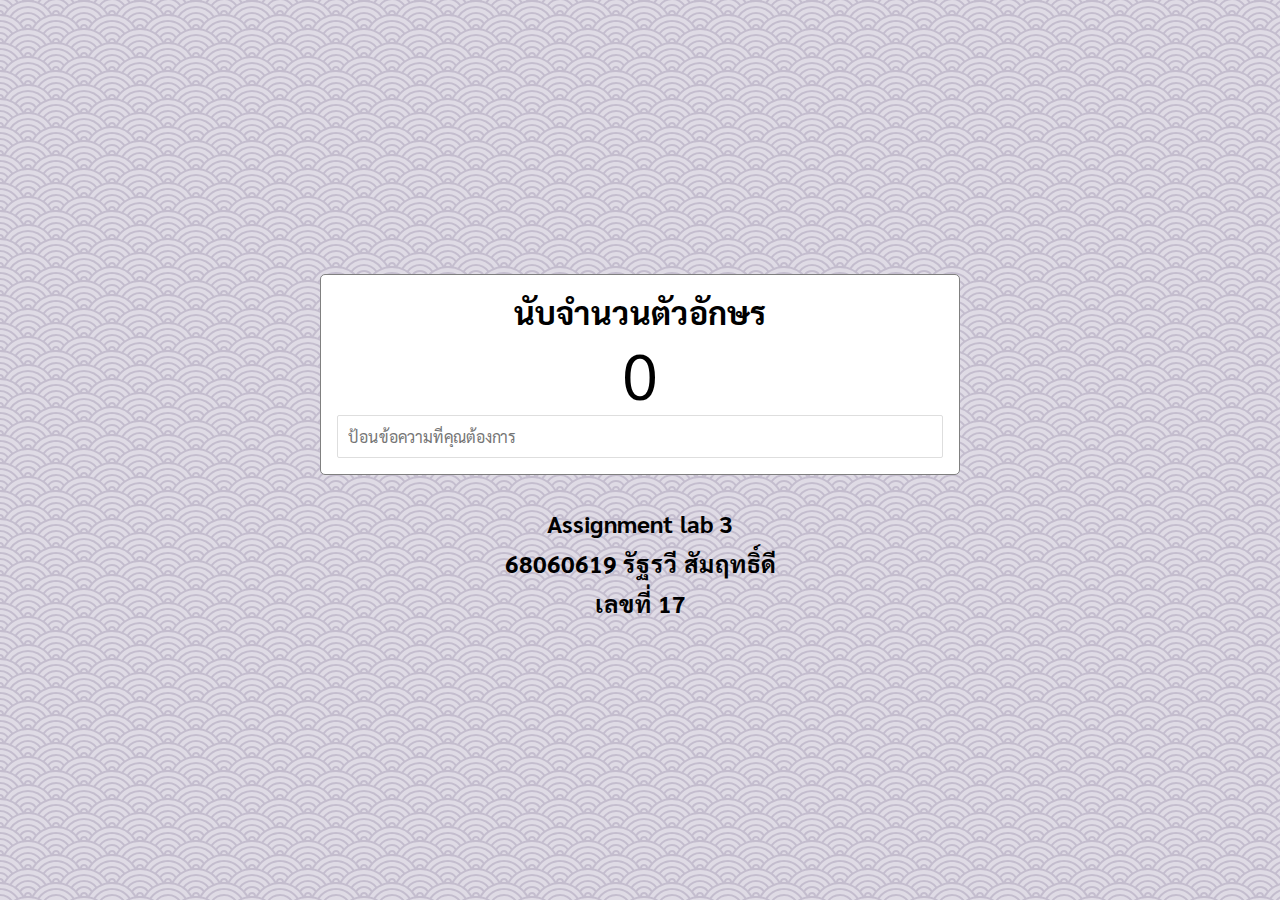
<file: Lab3/L3_68060619.html>
<!DOCTYPE html>
<html lang="en">
<head>
    <meta charset="UTF-8">
    <meta name="viewport" content="width=device-width, initial-scale=1.0">
    <link rel="stylesheet" href="L3_style.css">
    <style>
        @import url('https://fonts.googleapis.com/css2?family=Sarabun:ital,wght@0,100;0,200;0,300;0,400;0,500;0,600;0,700;0,800;1,100;1,200;1,300;1,400;1,500;1,600;1,700;1,800&display=swap');
    </style>
    <title>Input Character Count</title>
</head>
<body>
    <div class="container">
        <h1>นับจำนวนตัวอักษร</h1>
        <span class="count">0</span>
        <input type="text" placeholder="ป้อนข้อความที่คุณต้องการ">
    </div> 
    <div class="assignment">
        <h2>Assignment lab 3</h2>
        <h2>68060619 รัฐรวี สัมฤทธิ์ดี</h2>
        <h2>เลขที่ 17</h2>
    </div>
<script src="L3_app.js"></script>
</body>
</html>
</file>
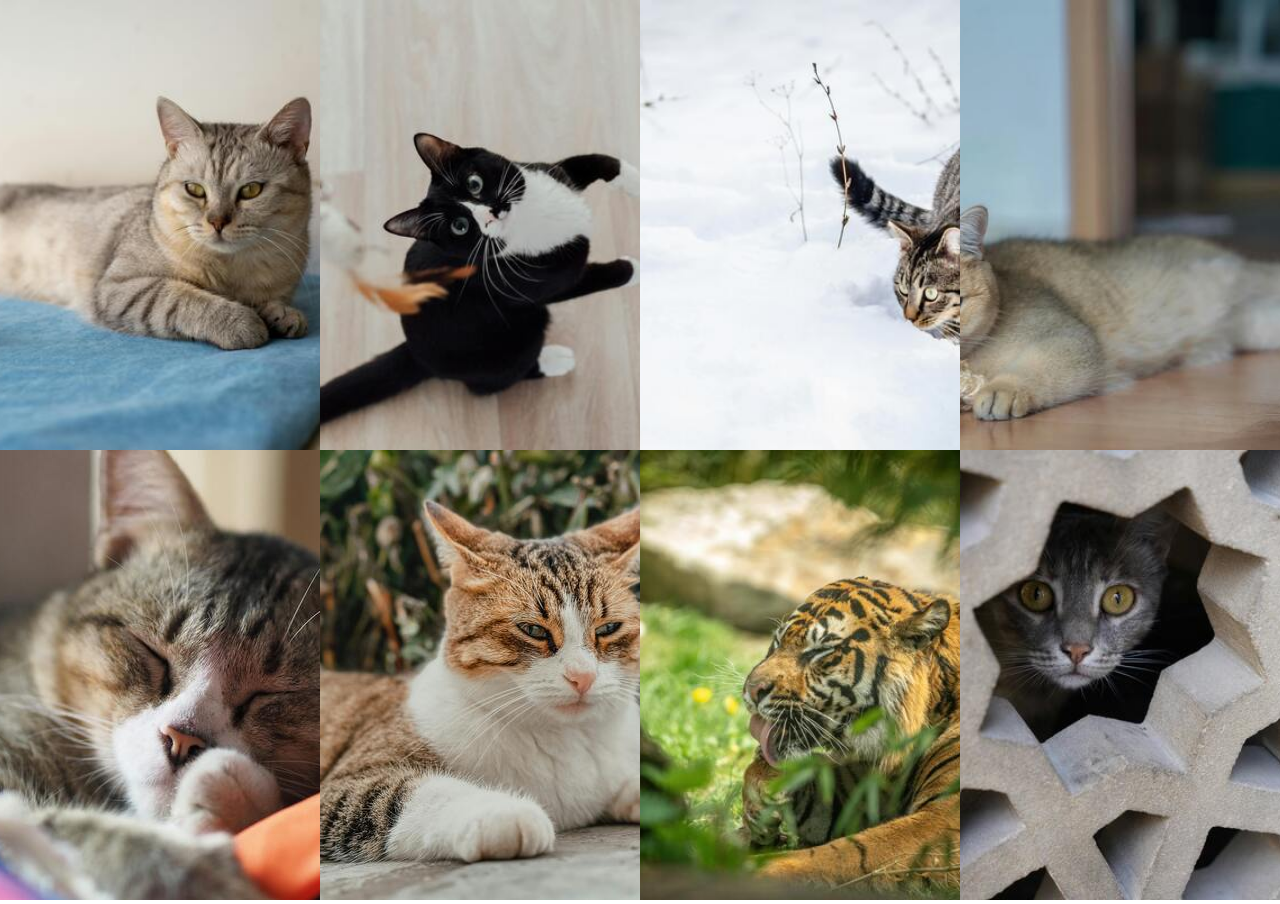
<file: Lab4/L4_68060619.html>
<!DOCTYPE html>
<html lang="en">
<head>
    <meta charset="UTF-8">
    <meta name="viewport" content="width=device-width, initial-scale=1.0">
    <link rel="stylesheet" href="style.css">
    <title>Image Caroysel Popup</title>
</head>
<body>
    <section class="gallery">
        <div class="img-container">
            <img src="cat-images/small/s_1.jpg" alt="1">
        </div>
        <div class="img-container">
            <img src="cat-images/small/s_2.jpg" alt="2">
        </div>
        <div class="img-container">
            <img src="cat-images/small/s_3.jpg" alt="3">
        </div>
        <div class="img-container">
            <img src="cat-images/small/s_4.jpg" alt="4">
        </div>
        <div class="img-container">
            <img src="cat-images/small/s_5.jpg" alt="5">
        </div>
        <div class="img-container">
            <img src="cat-images/small/s_6.jpg" alt="6">
        </div>
        <div class="img-container">
            <img src="cat-images/small/s_7.jpg" alt="7">
        </div>
        <div class="img-container">
            <img src="cat-images/small/s_8.jpg" alt="8">
        </div>
    </section>
    <div class="modal">
        <img src="cat-images/full/1.jpg" alt="" class="full-image">
    </div>
<script src="L4app.js"></script>
</body>
</html>
</file>
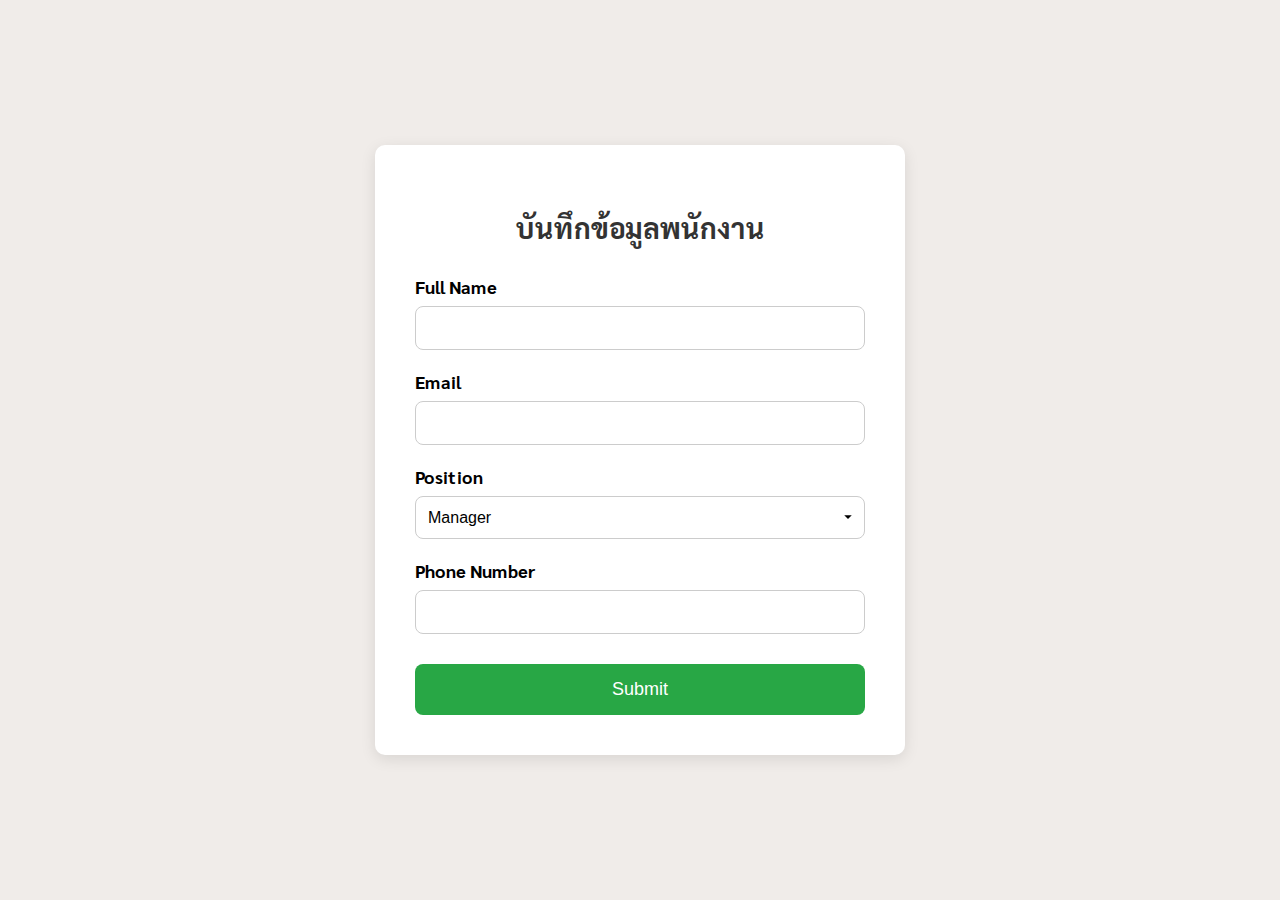
<file: Lab7/myproject/myapp/templates/form.html>
<!DOCTYPE html>
<html lang="th">
<head>
    <meta charset="UTF-8">
    <meta name="viewport" content="width=device-width, initial-scale=1.0">
    <title>บันทึกข้อมูลพนักงาน</title>
    <link href="https://fonts.googleapis.com/css2?family=Sarabun:wght@400;700&display=swap" rel="stylesheet">
    <style>
        body {
            font-family: 'Sarabun', sans-serif;
            background-color: #f0ece9; /* สีพื้นหลังเทาอมน้ำตาลอ่อนๆ */
            display: flex;
            justify-content: center;
            align-items: center;
            height: 100vh;
            margin: 0;
        }

        .container {
            background-color: #ffffff;
            padding: 40px;
            border-radius: 10px;
            box-shadow: 0 4px 15px rgba(0, 0, 0, 0.1);
            width: 100%;
            max-width: 450px;
        }

        h2 {
            text-align: center;
            margin-bottom: 30px;
            color: #333;
            font-size: 28px;
        }

        .form-group {
            margin-bottom: 20px;
        }

        label {
            display: block;
            font-weight: bold;
            margin-bottom: 8px;
            font-size: 18px;
            color: #000;
        }

        input[type="text"],
        input[type="email"],
        input[type="tel"],
        select {
            width: 100%;
            padding: 12px;
            border: 1px solid #ccc;
            border-radius: 8px;
            box-sizing: border-box; /* ป้องกัน input ล้นขอบ */
            font-size: 16px;
            background-color: #fff;
        }

        select {
            appearance: none; /* ล้างสไตล์เริ่มต้นของ Browser */
            background-image: url('data:image/svg+xml;charset=US-ASCII,<svg xmlns="http://www.w3.org/2000/svg" width="20" height="20" viewBox="0 0 20 20"><path fill="black" d="M7 7l5 5 5-5z"/></svg>');
            background-repeat: no-repeat;
            background-position: right 10px center;
            background-size: 15px;
        }

        button {
            width: 100%;
            padding: 15px;
            background-color: #28a745; /* สีเขียวตามรูป */
            color: white;
            border: none;
            border-radius: 8px;
            font-size: 18px;
            cursor: pointer;
            transition: background-color 0.3s;
            margin-top: 10px;
        }

        button:hover {
            background-color: #218838;
        }
    </style>
</head>
<body>

<div class="container">
    <h2>บันทึกข้อมูลพนักงาน</h2>
    
    <form action="#">
        <div class="form-group">
            <label for="fullname">Full Name</label>
            <input type="text" id="fullname" name="fullname">
        </div>

        <div class="form-group">
            <label for="email">Email</label>
            <input type="email" id="email" name="email">
        </div>

        <div class="form-group">
            <label for="position">Position</label>
            <select id="position" name="position">
                <option value="manager">Manager</option>
                <option value="developer">Developer</option>
                <option value="designer">Designer</option>
                <option value="hr">HR</option>
            </select>
        </div>

        <div class="form-group">
            <label for="phone">Phone Number</label>
            <input type="tel" id="phone" name="phone">
        </div>

        <button type="submit">Submit</button>
    </form>
</div>

</body>
</html>
</file>
<file: Lab3/L3_style.css>
* {
    margin: 0;
    padding: 0;
    box-sizing: border-box;
}
body {
    display: flex;
    flex-direction: column;
    align-items: center;
    justify-content: center;
    min-height: 100vh;
    margin: 0;
    text-align: center;
    background-color: #DFDBE5;
    background-image: url("data:image/svg+xml,%3Csvg xmlns='http://www.w3.org/2000/svg' viewBox='0 0 56 28' width='56' height='28'%3E%3Cpath fill='%239C92AC' fill-opacity='0.4' d='M56 26v2h-7.75c2.3-1.27 4.94-2 7.75-2zm-26 2a2 2 0 1 0-4 0h-4.09A25.98 25.98 0 0 0 0 16v-2c.67 0 1.34.02 2 .07V14a2 2 0 0 0-2-2v-2a4 4 0 0 1 3.98 3.6 28.09 28.09 0 0 1 2.8-3.86A8 8 0 0 0 0 6V4a9.99 9.99 0 0 1 8.17 4.23c.94-.95 1.96-1.83 3.03-2.63A13.98 13.98 0 0 0 0 0h7.75c2 1.1 3.73 2.63 5.1 4.45 1.12-.72 2.3-1.37 3.53-1.93A20.1 20.1 0 0 0 14.28 0h2.7c.45.56.88 1.14 1.29 1.74 1.3-.48 2.63-.87 4-1.15-.11-.2-.23-.4-.36-.59H26v.07a28.4 28.4 0 0 1 4 0V0h4.09l-.37.59c1.38.28 2.72.67 4.01 1.15.4-.6.84-1.18 1.3-1.74h2.69a20.1 20.1 0 0 0-2.1 2.52c1.23.56 2.41 1.2 3.54 1.93A16.08 16.08 0 0 1 48.25 0H56c-4.58 0-8.65 2.2-11.2 5.6 1.07.8 2.09 1.68 3.03 2.63A9.99 9.99 0 0 1 56 4v2a8 8 0 0 0-6.77 3.74c1.03 1.2 1.97 2.5 2.79 3.86A4 4 0 0 1 56 10v2a2 2 0 0 0-2 2.07 28.4 28.4 0 0 1 2-.07v2c-9.2 0-17.3 4.78-21.91 12H30zM7.75 28H0v-2c2.81 0 5.46.73 7.75 2zM56 20v2c-5.6 0-10.65 2.3-14.28 6h-2.7c4.04-4.89 10.15-8 16.98-8zm-39.03 8h-2.69C10.65 24.3 5.6 22 0 22v-2c6.83 0 12.94 3.11 16.97 8zm15.01-.4a28.09 28.09 0 0 1 2.8-3.86 8 8 0 0 0-13.55 0c1.03 1.2 1.97 2.5 2.79 3.86a4 4 0 0 1 7.96 0zm14.29-11.86c1.3-.48 2.63-.87 4-1.15a25.99 25.99 0 0 0-44.55 0c1.38.28 2.72.67 4.01 1.15a21.98 21.98 0 0 1 36.54 0zm-5.43 2.71c1.13-.72 2.3-1.37 3.54-1.93a19.98 19.98 0 0 0-32.76 0c1.23.56 2.41 1.2 3.54 1.93a15.98 15.98 0 0 1 25.68 0zm-4.67 3.78c.94-.95 1.96-1.83 3.03-2.63a13.98 13.98 0 0 0-22.4 0c1.07.8 2.09 1.68 3.03 2.63a9.99 9.99 0 0 1 16.34 0z'%3E%3C/path%3E%3C/svg%3E");
    font-family: "Sarabun", sans-serif;
}
.container {
    width: 40rem;
    border: 1px solid gray;
    padding: 1rem;
    background: white;
    text-align: center;
    border-radius: 5px;
}
.count {
    font-size: 4rem;
    padding: 0 1rem;
    text-align: center;
}
input[type="text"] {
    display: block;
    font-size: 16px;
    border: 1px solid #dedede;
    border-radius: 2px;
    padding: 10px;
    width: 100%;
    outline: none;
    font-family: "Sarabun", sans-serif;
}
.assignment{
    margin-top: 2rem;
}
h2{
    margin-bottom: 0.5rem;
}
</file>
<file: Lab4/style.css>
* {
    box-sizing: border-box;
    padding: 0;
    margin: 0;
}
.gallery{
    display: grid;
    
    grid-template-columns: repeat(4, 1fr);
    grid-template-rows: repeat(2, 50vh);
}
.img-container img {
    width: 100%;
    height: 100%;
    object-fit: cover;
    cursor: pointer;
}
.modal {
    background: rgba(0, 0, 0, 0.5); 
    position: fixed;
    left: 0;
    top: 0;
    width: 100%;
    height: 100%;
    pointer-events: none; 
    opacity: 0;           
    transition: all 0.3s ease-in-out; 
}
.full-image {
    position: absolute;
    height: 85%; 
    top: 50%;
    left: 50%;
    transform: translate(-50%, -50%);
    transition: all 0.3s ease-in-out;
}
.modal.open {
    opacity: 1;           
    pointer-events: all;  
}
</file>
